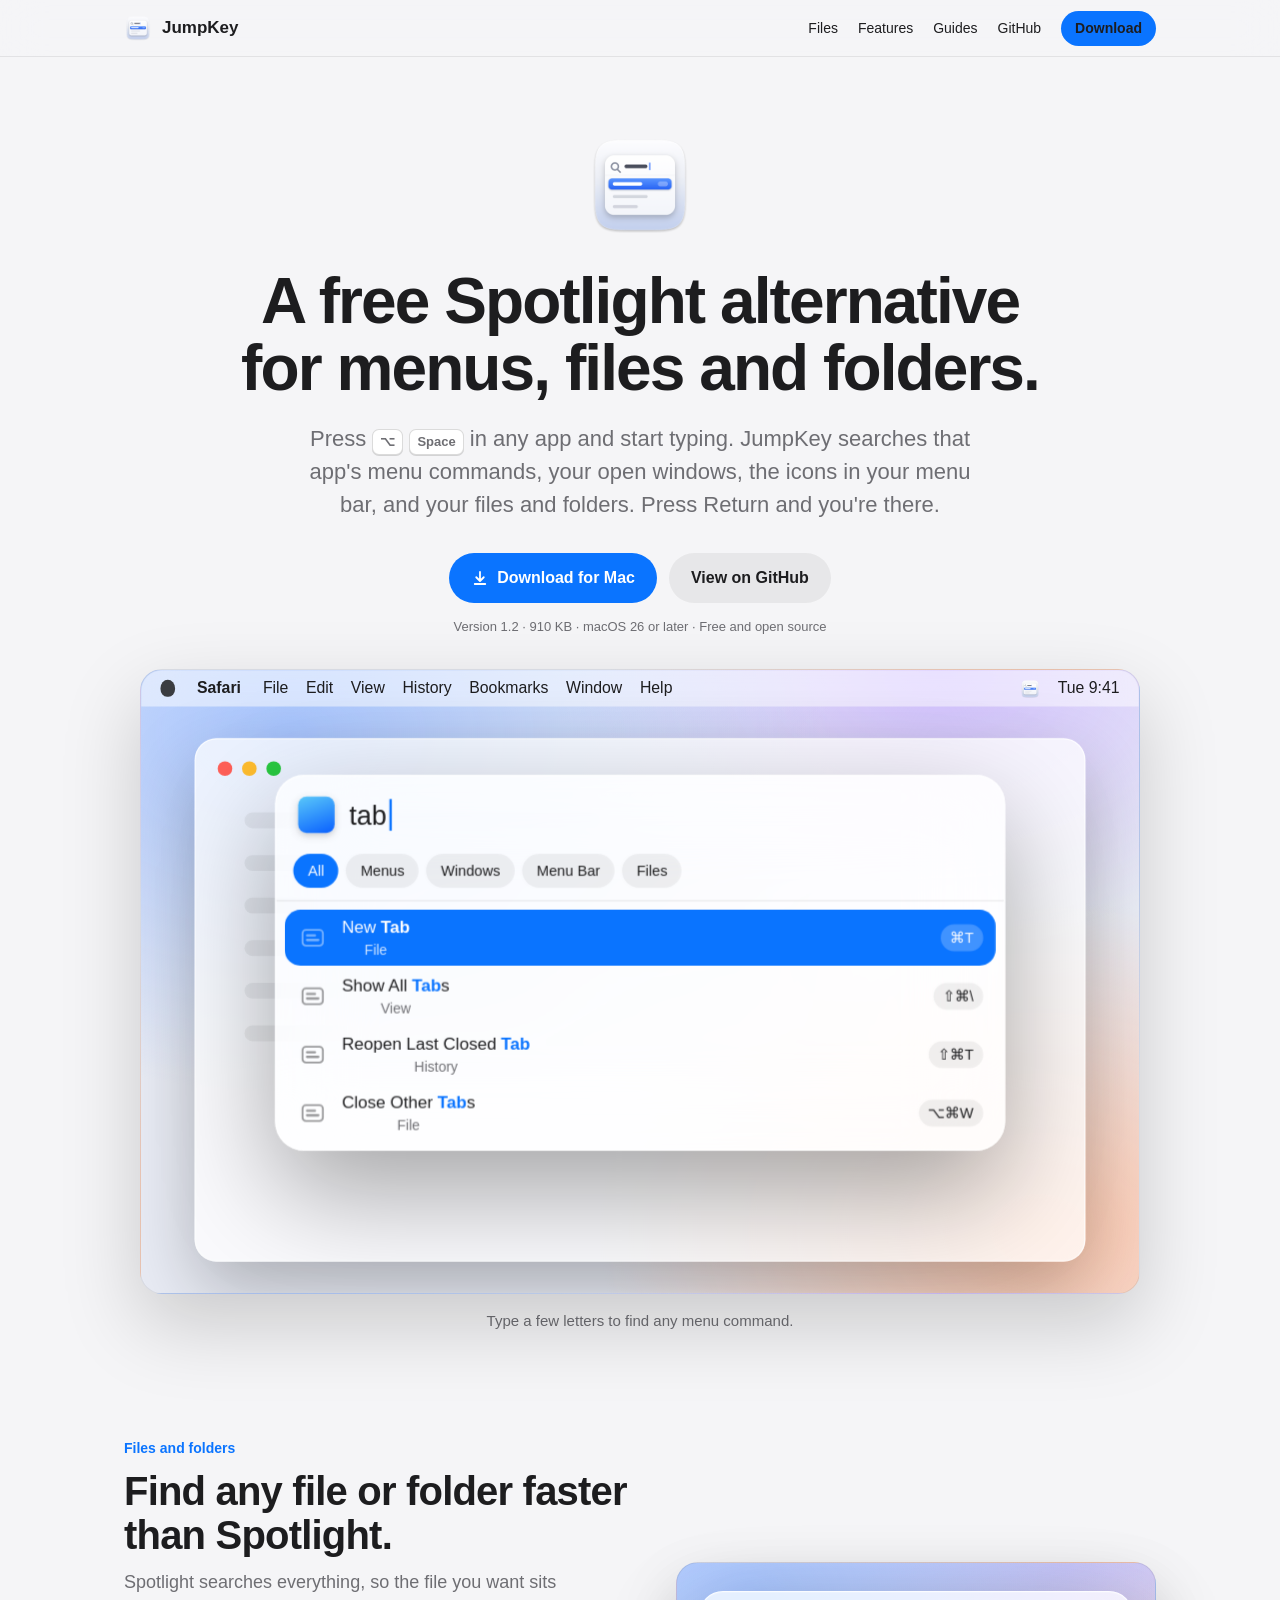
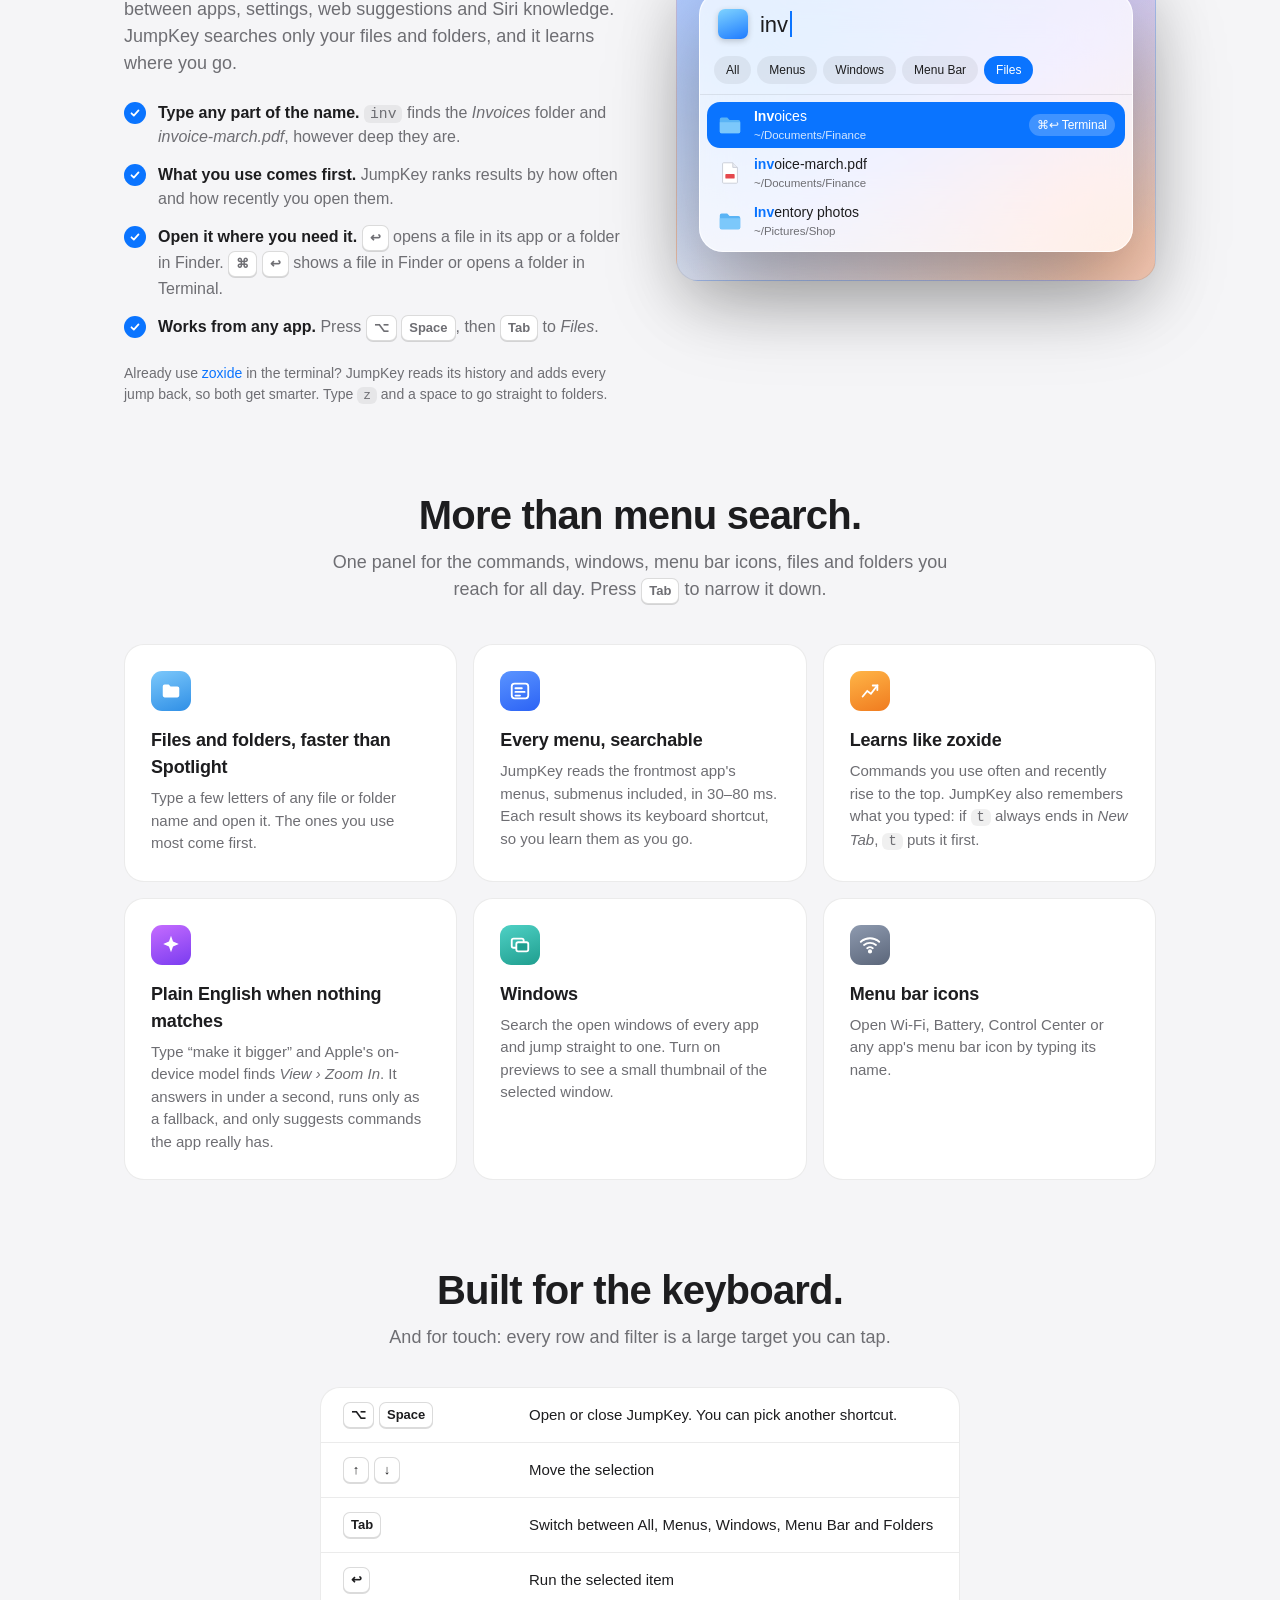
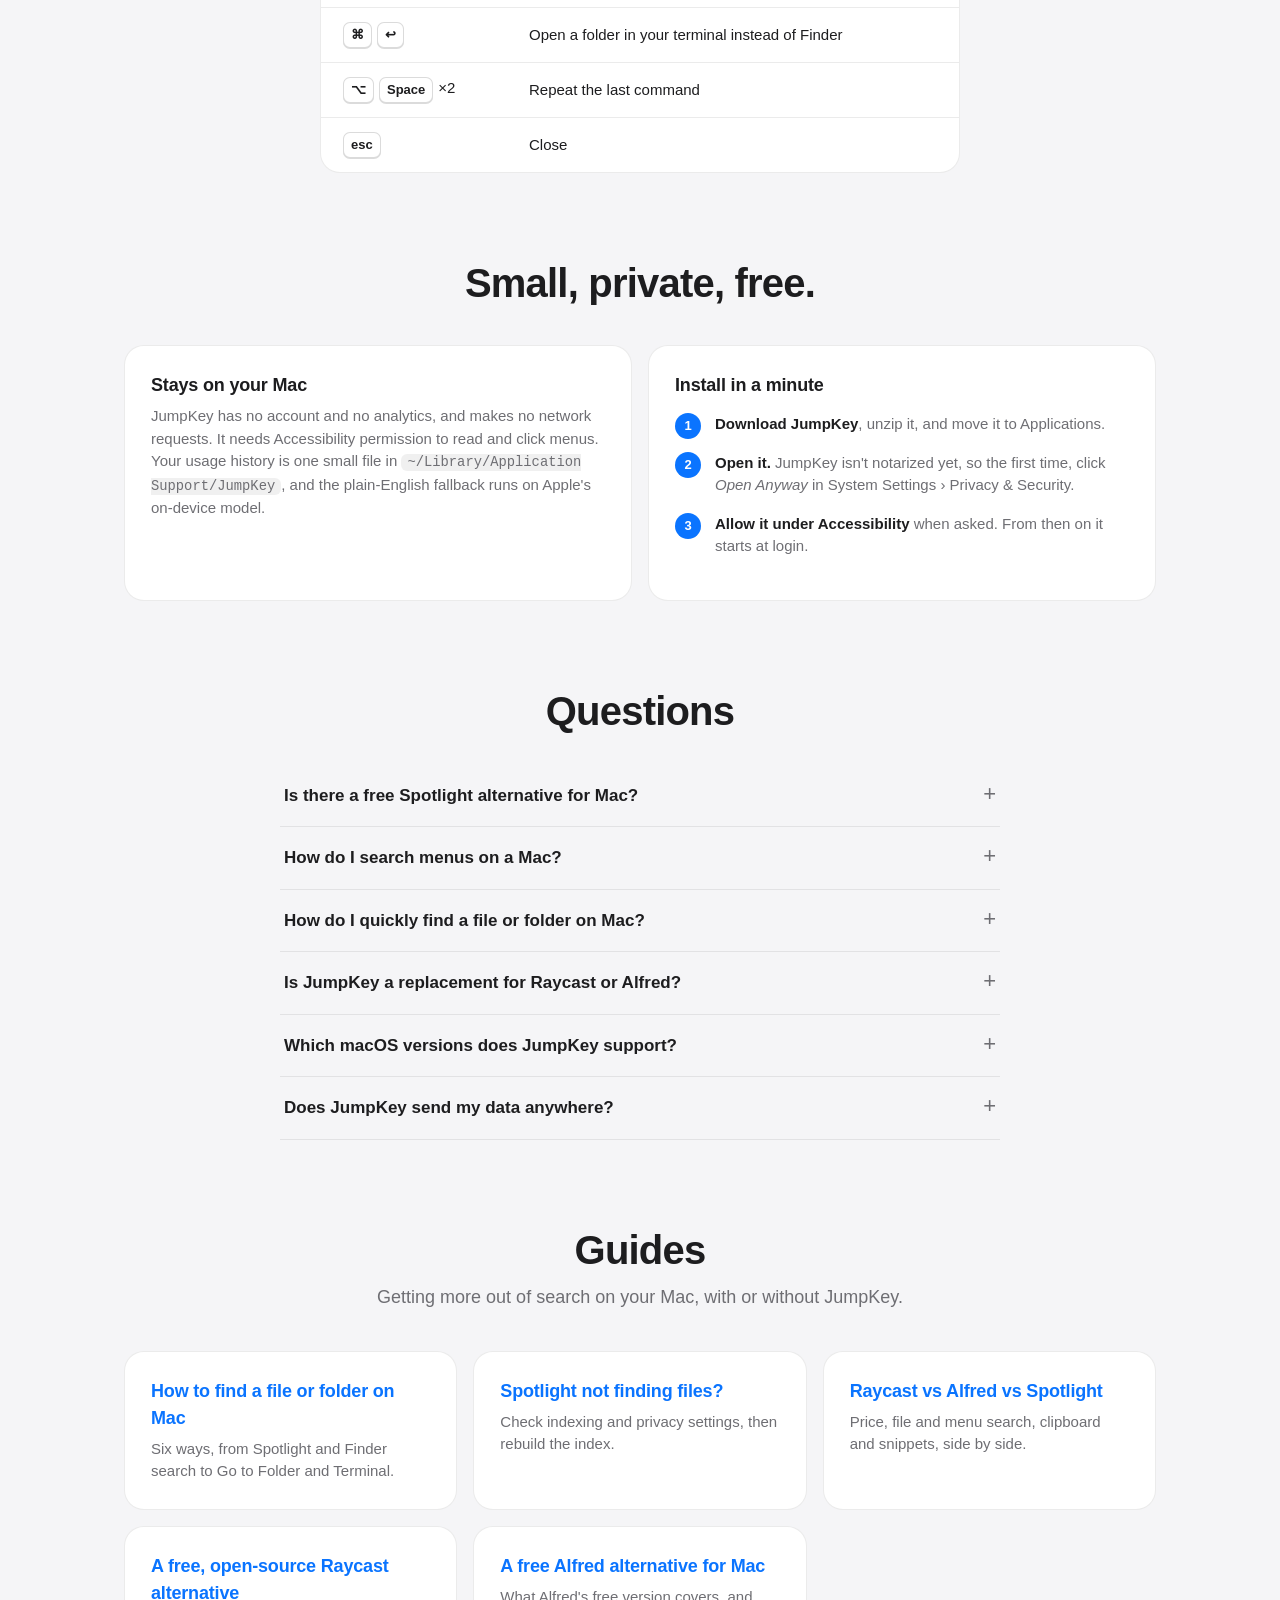
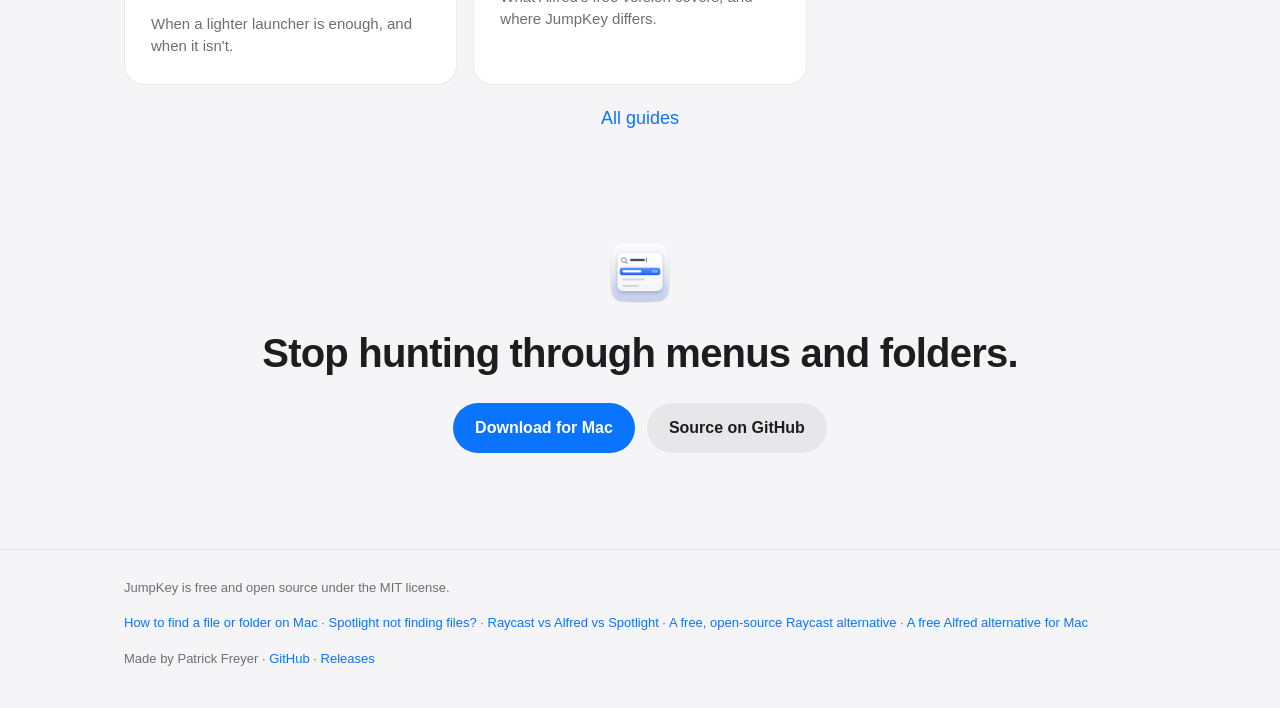
<file: docs/index.html>
<!doctype html>
<html lang="en">
<head>
<meta charset="utf-8">
<meta name="viewport" content="width=device-width, initial-scale=1">
<title>JumpKey: a free Spotlight alternative for Mac</title>
<meta name="description" content="Press Option-Space in any Mac app and type. JumpKey finds menu commands, open windows, menu bar icons, files and folders. Free, open source, runs on device.">
<meta property="og:title" content="JumpKey: a free Spotlight alternative for Mac">
<meta property="og:description" content="Every menu command, one shortcut away. A free, tiny Mac app.">
<meta property="og:image" content="https://patrickfreyer.github.io/JumpKey/screenshot-dark.png">
<meta property="og:url" content="https://patrickfreyer.github.io/JumpKey/">
<meta name="twitter:card" content="summary_large_image">
<link rel="icon" type="image/png" href="icon-256.png">
<link rel="apple-touch-icon" href="icon-256.png">
<style>
  :root {
    --bg: #f5f5f7;
    --surface: #ffffff;
    --text: #1d1d1f;
    --sub: #6e6e73;
    --line: rgba(0, 0, 0, 0.08);
    --accent: #0a74ff;
    --accent-text: #fff;
    --kbd: #ffffff;
    --kbd-border: rgba(0, 0, 0, 0.14);
    --panel: rgba(255, 255, 255, 0.72);
    --panel-border: rgba(255, 255, 255, 0.8);
    --pill: rgba(0, 0, 0, 0.06);
    --win: rgba(255, 255, 255, 0.75);
    --stage: radial-gradient(900px 600px at 15% 10%, #a9c6ff 0%, transparent 60%),
             radial-gradient(800px 600px at 90% 90%, #ffc9ae 0%, transparent 55%),
             radial-gradient(700px 500px at 80% 0%, #d2c1ff 0%, transparent 55%), #e9ecf5;
  }
  @media (prefers-color-scheme: dark) {
    :root {
      --bg: #0b0b0e;
      --surface: #16161a;
      --text: #f5f5f7;
      --sub: #a1a1a6;
      --line: rgba(255, 255, 255, 0.09);
      --accent: #2f8bff;
      --kbd: #26262c;
      --kbd-border: rgba(255, 255, 255, 0.16);
      --panel: rgba(30, 30, 36, 0.62);
      --panel-border: rgba(255, 255, 255, 0.14);
      --pill: rgba(255, 255, 255, 0.09);
      --win: rgba(40, 40, 48, 0.8);
      --stage: radial-gradient(900px 600px at 15% 10%, #5b3df5 0%, transparent 60%),
               radial-gradient(800px 600px at 90% 90%, #f0704f 0%, transparent 55%),
               radial-gradient(700px 500px at 80% 0%, #1aa4f0 0%, transparent 55%), #17112f;
    }
  }
  * { box-sizing: border-box; margin: 0; padding: 0; }
  html { -webkit-text-size-adjust: 100%; }
  body {
    font-family: -apple-system, BlinkMacSystemFont, "SF Pro Text", "Inter", "Segoe UI", sans-serif;
    background: var(--bg);
    color: var(--text);
    -webkit-font-smoothing: antialiased;
    line-height: 1.5;
  }
  a { color: var(--accent); text-decoration: none; }
  a:hover { text-decoration: underline; }
  .wrap { max-width: 1080px; margin: 0 auto; padding: 0 24px; }

  /* Nav */
  nav { position: sticky; top: 0; z-index: 10; backdrop-filter: saturate(180%) blur(20px);
        -webkit-backdrop-filter: saturate(180%) blur(20px);
        background: color-mix(in srgb, var(--bg) 75%, transparent); border-bottom: 1px solid var(--line); }
  nav .wrap { display: flex; align-items: center; height: 56px; gap: 12px; }
  nav .brand { display: flex; align-items: center; gap: 10px; font-weight: 600; font-size: 17px; color: var(--text); }
  nav .brand img { width: 28px; height: 28px; }
  nav .links { margin-left: auto; display: flex; gap: 20px; align-items: center; font-size: 14px; }
  nav .links a { color: var(--text); }
  nav .links .btn { padding: 7px 14px; font-size: 14px; }

  .btn { display: inline-flex; align-items: center; gap: 8px; padding: 13px 22px; border-radius: 999px;
         font-weight: 600; font-size: 16px; background: var(--accent); color: var(--accent-text); }
  .btn:hover { text-decoration: none; filter: brightness(1.08); }
  .btn.ghost { background: var(--pill); color: var(--text); }

  /* Hero */
  .hero.wrap { text-align: center; padding-top: 72px; padding-bottom: 8px; }
  .hero img.icon { width: 112px; height: 112px; margin-bottom: 20px; }
  .hero h1 { font-size: clamp(36px, 6vw, 64px); line-height: 1.05; letter-spacing: -0.03em; font-weight: 700; }
  .hero p.lead { font-size: clamp(18px, 2.2vw, 22px); color: var(--sub); max-width: 680px; margin: 20px auto 0; }
  .hero .cta { display: flex; gap: 12px; justify-content: center; flex-wrap: wrap; margin-top: 32px; }
  .hero .meta { margin-top: 14px; font-size: 13px; color: var(--sub); }

  /* Demo stage */
  .stage-outer { margin: 32px auto 0; max-width: 1000px; }
  .stage-box { position: relative; width: 100%; aspect-ratio: 16 / 10; border-radius: 22px; overflow: hidden;
               background: var(--stage); box-shadow: 0 30px 80px rgba(0, 0, 0, 0.18); border: 1px solid var(--line); }
  .stage { position: absolute; left: 0; top: 0; width: 820px; height: 512px; transform-origin: 0 0; }
  .mbar { height: 30px; display: flex; align-items: center; gap: 18px; padding: 0 16px; font-size: 13px; font-weight: 500;
          background: color-mix(in srgb, var(--panel) 70%, transparent); backdrop-filter: blur(20px); }
  .mbar b { font-weight: 700; }
  .mbar .apple { width: 12px; height: 14px; border-radius: 50% 50% 45% 45%; background: currentColor; opacity: .85; }
  .mbar .right { margin-left: auto; display: flex; gap: 14px; align-items: center; }
  .mbar .right img { width: 17px; height: 17px; }
  .appwin { position: absolute; left: 44px; top: 56px; width: 732px; height: 430px; border-radius: 18px;
            background: var(--win); border: 1px solid var(--panel-border); box-shadow: 0 24px 60px rgba(0,0,0,.25); }
  .appwin .tl { display: flex; gap: 8px; padding: 18px 18px 0; }
  .appwin .tl i { width: 12px; height: 12px; border-radius: 50%; display: block; }
  .appwin .ln { height: 13px; border-radius: 7px; background: var(--pill); margin: 22px 40px 0; }
  .panel { position: absolute; left: 110px; top: 86px; width: 600px; border-radius: 24px;
           background: var(--panel); border: 1px solid var(--panel-border);
           backdrop-filter: blur(36px) saturate(180%); -webkit-backdrop-filter: blur(36px) saturate(180%);
           box-shadow: 0 34px 90px rgba(0,0,0,.35), inset 0 1px 0 rgba(255,255,255,.2); overflow: hidden;
           transition: height .18s ease; }
  .p-head { height: 64px; display: flex; align-items: center; gap: 12px; padding: 0 18px; }
  .p-head .aicon { width: 30px; height: 30px; border-radius: 7px; flex: none; box-shadow: 0 2px 6px rgba(0,0,0,.2); }
  .p-head .q { font-size: 22px; display: flex; align-items: center; min-height: 30px; }
  .p-head .q .ph { color: var(--sub); opacity: .7; }
  .caret { width: 2px; height: 26px; background: var(--accent); margin-left: 2px; animation: blink 1s steps(1) infinite; }
  @keyframes blink { 50% { opacity: 0; } }
  .chips { display: flex; gap: 6px; padding: 0 14px 10px; }
  .chip { height: 28px; padding: 0 12px; border-radius: 99px; display: flex; align-items: center; font-size: 12px;
          font-weight: 500; background: var(--pill); transition: background .15s, color .15s; }
  .chip.on { background: var(--accent); color: #fff; }
  .p-div { height: 1px; background: var(--line); }
  .think { height: 36px; display: flex; align-items: center; gap: 8px; padding: 0 18px; font-size: 12.5px; color: var(--sub); }
  .list { padding: 7px; display: flex; flex-direction: column; gap: 2px; }
  .row { height: 46px; display: flex; align-items: center; padding: 0 10px; border-radius: 13px;
         animation: rowIn .22s ease both; }
  @keyframes rowIn { from { opacity: 0; transform: translateY(4px); } to { opacity: 1; transform: none; } }
  .row.sel { background: var(--accent); color: #fff; }
  .row.press { filter: brightness(0.85); }
  .row .ico { width: 26px; height: 26px; margin-right: 11px; flex: none; display: flex; }
  .row .ico svg { width: 26px; height: 26px; }
  .row .t { font-size: 14px; font-weight: 500; }
  .row .p { font-size: 11.5px; color: var(--sub); }
  .row.sel .p { color: rgba(255,255,255,.82); }
  .row .k { margin-left: auto; font-size: 12px; font-weight: 500; padding: 2px 8px; border-radius: 99px; background: var(--pill); }
  .row.sel .k { background: rgba(255,255,255,.22); }
  .hl { color: var(--accent); font-weight: 800; }
  .row.sel .hl { color: #fff; }
  .nw { white-space: nowrap; }
  .caption { text-align: center; color: var(--sub); font-size: 15px; margin-top: 16px; min-height: 24px; }

  /* Sections */
  section.wrap { padding-top: 88px; }
  h2 { font-size: clamp(28px, 4vw, 40px); letter-spacing: -0.02em; line-height: 1.1; text-align: center; }
  .sub2 { text-align: center; color: var(--sub); font-size: 18px; margin: 12px auto 0; max-width: 620px; }
  .split { display: grid; grid-template-columns: 1.05fr 1fr; gap: 48px; align-items: center; margin-top: 8px; }
  .split h2, .split .sub2 { text-align: left; margin-left: 0; }
  .eyebrow { font-size: 14px; font-weight: 600; color: var(--accent); margin-bottom: 10px; }
  .checks { list-style: none; margin-top: 24px; display: grid; gap: 14px; }
  .checks li { display: flex; gap: 12px; font-size: 16px; color: var(--sub); }
  .checks li b { color: var(--text); font-weight: 600; }
  .checks li::before { content: ""; flex: none; width: 22px; height: 22px; margin-top: 1px; border-radius: 50%;
    background: var(--accent) url("data:image/svg+xml,%3Csvg xmlns='http://www.w3.org/2000/svg' viewBox='0 0 24 24' fill='none' stroke='white' stroke-width='3' stroke-linecap='round' stroke-linejoin='round'%3E%3Cpath d='M6 12.5l4 4 8-9'/%3E%3C/svg%3E") center / 14px no-repeat; }
  .aside { margin-top: 22px; font-size: 14px; color: var(--sub); }
  .folder-stage { border-radius: 22px; padding: 28px 22px; background: var(--stage); border: 1px solid var(--line);
                  box-shadow: 0 24px 60px rgba(0,0,0,.14); }
  .folder-stage .panel { position: relative; left: auto; top: auto; width: 100%; }
  .split > *, .two > *, .grid > * { min-width: 0; }
  code { overflow-wrap: anywhere; }
  .folder-stage .chips { flex-wrap: wrap; row-gap: 6px; }
  .grid { display: grid; grid-template-columns: repeat(3, 1fr); gap: 16px; margin-top: 40px; }
  .card { background: var(--surface); border: 1px solid var(--line); border-radius: 20px; padding: 26px; }
  .card .fi { width: 40px; height: 40px; border-radius: 11px; display: flex; align-items: center; justify-content: center;
              margin-bottom: 16px; color: #fff; }
  .card .fi svg { width: 22px; height: 22px; }
  a.card.guide { color: inherit; display: block; }
  a.card.guide:hover { text-decoration: none; border-color: var(--accent); }
  a.card.guide h3 { color: var(--accent); }
  .card h3 { font-size: 18px; letter-spacing: -0.01em; margin-bottom: 6px; }
  .card p { color: var(--sub); font-size: 15px; }
  code { font-family: ui-monospace, "SF Mono", Menlo, monospace; font-size: .92em; background: var(--pill);
         padding: 1px 6px; border-radius: 6px; }

  .keys { max-width: 640px; margin: 36px auto 0; background: var(--surface); border: 1px solid var(--line); border-radius: 20px; }
  .keys div { display: flex; align-items: center; gap: 16px; padding: 14px 22px; border-bottom: 1px solid var(--line); font-size: 15px; }
  .keys div:last-child { border-bottom: 0; }
  .keys .kk { width: 170px; flex: none; display: flex; gap: 5px; flex-wrap: wrap; }
  kbd { font-family: inherit; font-size: 13px; font-weight: 600; min-width: 26px; height: 26px; padding: 0 7px;
        display: inline-flex; align-items: center; justify-content: center; border-radius: 7px;
        background: var(--kbd); border: 1px solid var(--kbd-border); box-shadow: 0 1px 0 var(--kbd-border); }

  .two { display: grid; grid-template-columns: 1fr 1fr; gap: 16px; margin-top: 40px; }
  .steps { counter-reset: s; list-style: none; }
  .steps li { counter-increment: s; position: relative; padding-left: 40px; margin-bottom: 16px; color: var(--sub); font-size: 15px; }
  .steps li b { color: var(--text); }
  .steps li::before { content: counter(s); position: absolute; left: 0; top: 0; width: 26px; height: 26px; border-radius: 50%;
                      background: var(--accent); color: #fff; font-size: 13px; font-weight: 700;
                      display: flex; align-items: center; justify-content: center; }
  .faq { max-width: 720px; margin: 32px auto 0; }
  .faq details { border-bottom: 1px solid var(--line); padding: 18px 4px; }
  .faq summary { cursor: pointer; font-size: 17px; font-weight: 600; list-style: none; display: flex; justify-content: space-between; gap: 16px; }
  .faq summary::-webkit-details-marker { display: none; }
  .faq summary::after { content: "+"; color: var(--sub); font-weight: 400; font-size: 22px; line-height: 1; }
  .faq details[open] summary::after { content: "–"; }
  .faq p { color: var(--sub); font-size: 15px; margin-top: 10px; }
  section.final.wrap { text-align: center; padding-top: 104px; padding-bottom: 40px; }
  .final .cta { display: flex; gap: 12px; justify-content: center; flex-wrap: wrap; margin-top: 28px; }
  footer { border-top: 1px solid var(--line); margin-top: 56px; padding: 28px 0 40px; color: var(--sub); font-size: 13px; }
  footer .wrap { display: flex; gap: 16px; flex-wrap: wrap; justify-content: space-between; }

  @media (max-width: 860px) {
    .grid { grid-template-columns: 1fr 1fr; }
    .two { grid-template-columns: 1fr; }
    .split { grid-template-columns: minmax(0, 1fr); gap: 32px; }
  }
  @media (max-width: 600px) {
    .wrap { padding: 0 16px; }
    .grid { grid-template-columns: 1fr; }
    nav .links .hide-s { display: none; }
    .hero.wrap { padding-top: 44px; }
    section.wrap { padding-top: 64px; }
    .hero img.icon { width: 88px; height: 88px; }
    .keys .kk { width: 120px; }
    .keys div { padding: 12px 16px; font-size: 14px; }
    .stage-box { border-radius: 14px; }
  }
  @media (prefers-reduced-motion: reduce) {
    .row { animation: none; }
    .caret { animation: none; }
  }
</style>
<script type="application/ld+json">[{"@context": "https://schema.org", "@type": "SoftwareApplication", "name": "JumpKey", "applicationCategory": "UtilitiesApplication", "operatingSystem": "macOS 26", "description": "A free Spotlight alternative for Mac that searches menu commands, open windows, menu bar icons, files and folders from one shortcut.", "offers": {"@type": "Offer", "price": "0", "priceCurrency": "USD"}, "downloadUrl": "https://github.com/patrickfreyer/JumpKey/releases/latest/download/JumpKey.zip", "license": "https://opensource.org/licenses/MIT"}, {"@context": "https://schema.org", "@type": "FAQPage", "mainEntity": [{"@type": "Question", "name": "Is there a free Spotlight alternative for Mac?", "acceptedAnswer": {"@type": "Answer", "text": "Yes. JumpKey is free and open source under the MIT license. Press Option-Space in any app to search its menu commands, your open windows, menu bar icons, and your files and folders."}}, {"@type": "Question", "name": "How do I search menus on a Mac?", "acceptedAnswer": {"@type": "Answer", "text": "macOS has a search field in each app's Help menu (Shift-Command-/), but it only searches one app at a time and you reach it with the mouse or that shortcut. JumpKey searches the menus of the app in front from one shortcut, matches loosely, and puts the commands you use most first."}}, {"@type": "Question", "name": "How do I quickly find a file or folder on Mac?", "acceptedAnswer": {"@type": "Answer", "text": "Press Option-Space, press Tab until Files is selected, and type part of the name. JumpKey ranks results by how often and how recently you open them. Return opens the file or folder; Command-Return shows a file in Finder or opens a folder in Terminal."}}, {"@type": "Question", "name": "Is JumpKey a replacement for Raycast or Alfred?", "acceptedAnswer": {"@type": "Answer", "text": "Partly. JumpKey is lighter: it searches menus, windows, menu bar icons, files and folders. It has no clipboard history, snippets or extensions. If you use Alfred or Raycast mainly for menu search and jumping to folders, JumpKey covers that for free."}}, {"@type": "Question", "name": "Which macOS versions does JumpKey support?", "acceptedAnswer": {"@type": "Answer", "text": "macOS 26 or later. Plain-English search needs Apple Intelligence turned on, because it uses Apple's on-device model."}}, {"@type": "Question", "name": "Does JumpKey send my data anywhere?", "acceptedAnswer": {"@type": "Answer", "text": "No. JumpKey has no account and no analytics, and it makes no network requests. It needs Accessibility permission to read and click menus, and you choose whether it may search your Desktop, Documents and Downloads."}}]}]</script>
</head>
<body>

<nav>
  <div class="wrap">
    <a class="brand" href="#"><img src="icon-256.png" alt="">JumpKey</a>
    <div class="links">
      <a class="hide-s" href="#folders">Files</a>
      <a class="hide-s" href="#features">Features</a>
      <a class="hide-s" href="/guides/">Guides</a>
      <a class="hide-s" href="https://github.com/patrickfreyer/JumpKey">GitHub</a>
      <a class="btn" href="https://github.com/patrickfreyer/JumpKey/releases/latest/download/JumpKey.zip">Download</a>
    </div>
  </div>
</nav>

<header class="hero wrap">
  <img class="icon" src="icon-256.png" alt="JumpKey app icon">
  <h1>A free Spotlight alternative<br>for menus, files and folders.</h1>
  <p class="lead">Press <span class="nw"><kbd>⌥</kbd> <kbd>Space</kbd></span> in any app and start typing. JumpKey searches that app's menu commands, your open windows, the icons in your menu bar, and your files and folders. Press Return and you're there.</p>
  <div class="cta">
    <a class="btn" href="https://github.com/patrickfreyer/JumpKey/releases/latest/download/JumpKey.zip">
      <svg width="18" height="18" viewBox="0 0 24 24" fill="none" stroke="currentColor" stroke-width="2.4" stroke-linecap="round" stroke-linejoin="round"><path d="M12 4v12m0 0-5-5m5 5 5-5M5 20h14"/></svg>
      Download for Mac
    </a>
    <a class="btn ghost" href="https://github.com/patrickfreyer/JumpKey">View on GitHub</a>
  </div>
  <p class="meta">Version 1.2 · 910 KB · macOS 26 or later · Free and open source</p>

  <div class="stage-outer">
    <div class="stage-box" id="stageBox" aria-label="Animated demo of JumpKey">
      <div class="stage" id="stage">
        <div class="mbar"><div class="apple"></div><b id="mApp">Safari</b><span id="mMenus"></span>
          <div class="right"><img src="icon-256.png" alt=""><span>Tue 9:41</span></div></div>
        <div class="appwin"><div class="tl"><i style="background:#ff5f57"></i><i style="background:#febc2e"></i><i style="background:#28c840"></i></div>
          <div class="ln" style="width:40%;margin-top:30px"></div><div class="ln" style="width:72%"></div><div class="ln" style="width:58%"></div>
          <div class="ln" style="width:64%"></div><div class="ln" style="width:36%"></div><div class="ln" style="width:68%"></div></div>
        <div class="panel" id="panel">
          <div class="p-head"><div class="aicon" id="aIcon"></div><div class="q" id="q"></div></div>
          <div class="chips" id="chips"></div>
          <div class="p-div"></div>
          <div id="think"></div>
          <div class="list" id="list"></div>
        </div>
      </div>
    </div>
    <p class="caption" id="caption"></p>
  </div>
</header>

<section id="folders" class="wrap">
  <div class="split">
    <div>
      <p class="eyebrow">Files and folders</p>
      <h2>Find any file or folder faster than Spotlight.</h2>
      <p class="sub2">Spotlight searches everything, so the file you want sits between apps, settings, web suggestions and Siri knowledge. JumpKey searches only your files and folders, and it learns where you go.</p>
      <ul class="checks">
        <li><span><b>Type any part of the name.</b> <code>inv</code> finds the <em>Invoices</em> folder and <em>invoice-march.pdf</em>, however deep they are.</span></li>
        <li><span><b>What you use comes first.</b> JumpKey ranks results by how often and how recently you open them.</span></li>
        <li><span><b>Open it where you need it.</b> <kbd>↩</kbd> opens a file in its app or a folder in Finder. <kbd>⌘</kbd> <kbd>↩</kbd> shows a file in Finder or opens a folder in Terminal.</span></li>
        <li><span><b>Works from any app.</b> Press <span class="nw"><kbd>⌥</kbd> <kbd>Space</kbd></span>, then <kbd>Tab</kbd> to <em>Files</em>.</span></li>
      </ul>
      <p class="aside">Already use <a href="https://github.com/ajeetdsouza/zoxide">zoxide</a> in the terminal? JumpKey reads its history and adds every jump back, so both get smarter. Type <code>z</code> and a space to go straight to folders.</p>
    </div>
    <div class="folder-stage" aria-label="JumpKey folder search showing results for inv">
      <div class="panel">
        <div class="p-head"><div class="aicon" style="background:linear-gradient(160deg,#7fd3ff,#1e7bff)"></div><div class="q">inv<span class="caret"></span></div></div>
        <div class="chips"><div class="chip">All</div><div class="chip">Menus</div><div class="chip">Windows</div><div class="chip">Menu Bar</div><div class="chip on">Files</div></div>
        <div class="p-div"></div>
        <div class="list"><div class="row sel" style="animation:none"><div class="ico"><svg viewBox="0 0 28 28"><path d="M3 8a2 2 0 0 1 2-2h6l2.5 2.5H23a2 2 0 0 1 2 2V21a2 2 0 0 1-2 2H5a2 2 0 0 1-2-2z" fill="#5ab4f5"/><path d="M3 11h22v10a2 2 0 0 1-2 2H5a2 2 0 0 1-2-2z" fill="#7cc8fb"/></svg></div><div><div class="t"><span class="hl">Inv</span>oices</div><div class="p">~/Documents/Finance</div></div><div class="k">⌘↩ Terminal</div></div><div class="row" style="animation:none"><div class="ico"><svg viewBox="0 0 28 28"><path d="M7 3h10l5 5v16a1 1 0 0 1-1 1H7a1 1 0 0 1-1-1V4a1 1 0 0 1 1-1z" fill="#fff" stroke="#c9ced8"/><path d="M17 3v5h5" fill="#e9ecf2" stroke="#c9ced8"/><rect x="9" y="15" width="10" height="5" rx="1" fill="#e5484d"/></svg></div><div><div class="t"><span class="hl">inv</span>oice-march.pdf</div><div class="p">~/Documents/Finance</div></div></div><div class="row" style="animation:none"><div class="ico"><svg viewBox="0 0 28 28"><path d="M3 8a2 2 0 0 1 2-2h6l2.5 2.5H23a2 2 0 0 1 2 2V21a2 2 0 0 1-2 2H5a2 2 0 0 1-2-2z" fill="#5ab4f5"/><path d="M3 11h22v10a2 2 0 0 1-2 2H5a2 2 0 0 1-2-2z" fill="#7cc8fb"/></svg></div><div><div class="t"><span class="hl">Inv</span>entory photos</div><div class="p">~/Pictures/Shop</div></div></div></div>
      </div>
    </div>
  </div>
</section>

<section id="features" class="wrap">
  <h2>More than menu search.</h2>
  <p class="sub2">One panel for the commands, windows, menu bar icons, files and folders you reach for all day. Press <kbd>Tab</kbd> to narrow it down.</p>
  <div class="grid">
    <div class="card">
      <div class="fi" style="background:linear-gradient(160deg,#7cc8fb,#2f8fe6)"><svg viewBox="0 0 24 24" fill="#fff"><path d="M3 7a2 2 0 0 1 2-2h4.5l2 2H19a2 2 0 0 1 2 2v8a2 2 0 0 1-2 2H5a2 2 0 0 1-2-2z"/></svg></div>
      <h3>Files and folders, faster than Spotlight</h3>
      <p>Type a few letters of any file or folder name and open it. The ones you use most come first.</p>
    </div>
    <div class="card">
      <div class="fi" style="background:linear-gradient(160deg,#5a94ff,#2c63f5)"><svg viewBox="0 0 24 24" fill="none" stroke="#fff" stroke-width="2" stroke-linecap="round"><rect x="3" y="4" width="18" height="16" rx="3"/><path d="M7 9h7M7 13h10M7 17h5"/></svg></div>
      <h3>Every menu, searchable</h3>
      <p>JumpKey reads the frontmost app's menus, submenus included, in 30–80 ms. Each result shows its keyboard shortcut, so you learn them as you go.</p>
    </div>
    <div class="card">
      <div class="fi" style="background:linear-gradient(160deg,#ffb547,#f07b1f)"><svg viewBox="0 0 24 24" fill="none" stroke="#fff" stroke-width="2" stroke-linecap="round"><path d="M4 18l5-6 4 3 7-9"/><path d="M15 6h5v5"/></svg></div>
      <h3>Learns like zoxide</h3>
      <p>Commands you use often and recently rise to the top. JumpKey also remembers what you typed: if <code>t</code> always ends in <em>New Tab</em>, <code>t</code> puts it first.</p>
    </div>
    <div class="card">
      <div class="fi" style="background:linear-gradient(160deg,#c56cff,#7a3cf0)"><svg viewBox="0 0 24 24" fill="#fff"><path d="M12 2l2.2 6.3L20.5 11l-6.3 2.7L12 20l-2.2-6.3L3.5 11l6.3-2.7z"/></svg></div>
      <h3>Plain English when nothing matches</h3>
      <p>Type “make it bigger” and Apple's on-device model finds <em>View › Zoom In</em>. It answers in under a second, runs only as a fallback, and only suggests commands the app really has.</p>
    </div>
    <div class="card">
      <div class="fi" style="background:linear-gradient(160deg,#4fd1c5,#1f9e8f)"><svg viewBox="0 0 24 24" fill="none" stroke="#fff" stroke-width="2"><rect x="3" y="5" width="13" height="10" rx="2"/><rect x="8" y="9" width="13" height="10" rx="2" fill="#1f9e8f"/></svg></div>
      <h3>Windows</h3>
      <p>Search the open windows of every app and jump straight to one. Turn on previews to see a small thumbnail of the selected window.</p>
    </div>
    <div class="card">
      <div class="fi" style="background:linear-gradient(160deg,#8e9aaf,#5b667a)"><svg viewBox="0 0 24 24" fill="none" stroke="#fff" stroke-width="2" stroke-linecap="round"><path d="M2 8.5a15 15 0 0 1 20 0M5.5 12a10 10 0 0 1 13 0M9 15.5a5 5 0 0 1 6 0"/><circle cx="12" cy="19" r="1.3" fill="#fff"/></svg></div>
      <h3>Menu bar icons</h3>
      <p>Open Wi‑Fi, Battery, Control Center or any app's menu bar icon by typing its name.</p>
    </div>
</div>
  </div>
</section>

<section class="wrap">
  <h2>Built for the keyboard.</h2>
  <p class="sub2">And for touch: every row and filter is a large target you can tap.</p>
  <div class="keys">
    <div><span class="kk"><kbd>⌥</kbd><kbd>Space</kbd></span>Open or close JumpKey. You can pick another shortcut.</div>
    <div><span class="kk"><kbd>↑</kbd><kbd>↓</kbd></span>Move the selection</div>
    <div><span class="kk"><kbd>Tab</kbd></span>Switch between All, Menus, Windows, Menu Bar and Folders</div>
    <div><span class="kk"><kbd>↩</kbd></span>Run the selected item</div>
    <div><span class="kk"><kbd>⌘</kbd><kbd>↩</kbd></span>Open a folder in your terminal instead of Finder</div>
    <div><span class="kk"><kbd>⌥</kbd><kbd>Space</kbd> ×2</span>Repeat the last command</div>
    <div><span class="kk"><kbd>esc</kbd></span>Close</div>
  </div>
</section>

<section id="install" class="wrap">
  <h2>Small, private, free.</h2>
  <div class="two">
    <div class="card">
      <h3>Stays on your Mac</h3>
      <p>JumpKey has no account and no analytics, and makes no network requests. It needs Accessibility permission to read and click menus. Your usage history is one small file in <code>~/Library/Application Support/JumpKey</code>, and the plain-English fallback runs on Apple's on-device model.</p>
    </div>
    <div class="card">
      <h3>Install in a minute</h3>
      <ol class="steps" style="margin-top:14px">
        <li><b>Download JumpKey</b>, unzip it, and move it to Applications.</li>
        <li><b>Open it.</b> JumpKey isn't notarized yet, so the first time, click <em>Open Anyway</em> in System Settings › Privacy &amp; Security.</li>
        <li><b>Allow it under Accessibility</b> when asked. From then on it starts at login.</li>
      </ol>
    </div>
  </div>
</section>

<section id="faq" class="wrap">
  <h2>Questions</h2>
  <div class="faq">
    <details><summary>Is there a free Spotlight alternative for Mac?</summary><p>Yes. JumpKey is free and open source under the MIT license. Press Option-Space in any app to search its menu commands, your open windows, menu bar icons, and your files and folders.</p></details>
    <details><summary>How do I search menus on a Mac?</summary><p>macOS has a search field in each app's Help menu (Shift-Command-/), but it only searches one app at a time and you reach it with the mouse or that shortcut. JumpKey searches the menus of the app in front from one shortcut, matches loosely, and puts the commands you use most first.</p></details>
    <details><summary>How do I quickly find a file or folder on Mac?</summary><p>Press Option-Space, press Tab until Files is selected, and type part of the name. JumpKey ranks results by how often and how recently you open them. Return opens the file or folder; Command-Return shows a file in Finder or opens a folder in Terminal.</p></details>
    <details><summary>Is JumpKey a replacement for Raycast or Alfred?</summary><p>Partly. JumpKey is lighter: it searches menus, windows, menu bar icons, files and folders. It has no clipboard history, snippets or extensions. If you use Alfred or Raycast mainly for menu search and jumping to folders, JumpKey covers that for free.</p></details>
    <details><summary>Which macOS versions does JumpKey support?</summary><p>macOS 26 or later. Plain-English search needs Apple Intelligence turned on, because it uses Apple's on-device model.</p></details>
    <details><summary>Does JumpKey send my data anywhere?</summary><p>No. JumpKey has no account and no analytics, and it makes no network requests. It needs Accessibility permission to read and click menus, and you choose whether it may search your Desktop, Documents and Downloads.</p></details>
  </div>
</section>

<section id="guides" class="wrap">
  <h2>Guides</h2>
  <p class="sub2">Getting more out of search on your Mac, with or without JumpKey.</p>
  <div class="grid">
    <a class="card guide" href="/find-files-on-mac/"><h3>How to find a file or folder on Mac</h3><p>Six ways, from Spotlight and Finder search to Go to Folder and Terminal.</p></a>
    <a class="card guide" href="/spotlight-not-finding-files/"><h3>Spotlight not finding files?</h3><p>Check indexing and privacy settings, then rebuild the index.</p></a>
    <a class="card guide" href="/raycast-vs-alfred/"><h3>Raycast vs Alfred vs Spotlight</h3><p>Price, file and menu search, clipboard and snippets, side by side.</p></a>
    <a class="card guide" href="/raycast-alternative/"><h3>A free, open-source Raycast alternative</h3><p>When a lighter launcher is enough, and when it isn't.</p></a>
    <a class="card guide" href="/alfred-alternative/"><h3>A free Alfred alternative for Mac</h3><p>What Alfred's free version covers, and where JumpKey differs.</p></a>
  </div>
  <p class="sub2" style="margin-top:20px"><a href="/guides/">All guides</a></p>
</section>

<section class="final wrap">
  <img src="icon-256.png" alt="" width="72" height="72">
  <h2 style="margin-top:16px">Stop hunting through menus and folders.</h2>
  <div class="cta">
    <a class="btn" href="https://github.com/patrickfreyer/JumpKey/releases/latest/download/JumpKey.zip">Download for Mac</a>
    <a class="btn ghost" href="https://github.com/patrickfreyer/JumpKey">Source on GitHub</a>
  </div>
</section>

<footer>
  <div class="wrap">
    <span>JumpKey is free and open source under the MIT license.</span>
    <span><a href="/find-files-on-mac/">How to find a file or folder on Mac</a> · <a href="/spotlight-not-finding-files/">Spotlight not finding files?</a> · <a href="/raycast-vs-alfred/">Raycast vs Alfred vs Spotlight</a> · <a href="/raycast-alternative/">A free, open-source Raycast alternative</a> · <a href="/alfred-alternative/">A free Alfred alternative for Mac</a></span>
    <span>Made by Patrick Freyer · <a href="https://github.com/patrickfreyer/JumpKey">GitHub</a> · <a href="https://github.com/patrickfreyer/JumpKey/releases">Releases</a></span>
  </div>
</footer>

<script>
(() => {
  const icons = {
    menu: `<svg viewBox="0 0 28 28"><rect x="5" y="7" width="18" height="14" rx="3" fill="none" stroke="currentColor" stroke-opacity=".45" stroke-width="1.6"/><rect x="8" y="11" width="9" height="2" rx="1" fill="currentColor" fill-opacity=".45"/><rect x="8" y="15" width="12" height="2" rx="1" fill="currentColor" fill-opacity=".45"/></svg>`,
    folder: `<svg viewBox="0 0 28 28"><path d="M3 8a2 2 0 0 1 2-2h6l2.5 2.5H23a2 2 0 0 1 2 2V21a2 2 0 0 1-2 2H5a2 2 0 0 1-2-2z" fill="#5ab4f5"/><path d="M3 11h22v10a2 2 0 0 1-2 2H5a2 2 0 0 1-2-2z" fill="#7cc8fb"/></svg>`,
    mail: `<svg viewBox="0 0 28 28"><rect x="2" y="2" width="24" height="24" rx="6" fill="#2f8fe6"/><path d="M7 10h14v9H7z" fill="#fff"/><path d="M7 10l7 5 7-5" fill="none" stroke="#2f8fe6" stroke-width="1.5"/></svg>`,
    notes: `<svg viewBox="0 0 28 28"><rect x="2" y="2" width="24" height="24" rx="6" fill="#ffd84a"/><rect x="2" y="2" width="24" height="7" rx="6" fill="#f5c400"/><path d="M7 14h14M7 18h10" stroke="#a88a00" stroke-width="1.6" stroke-linecap="round"/></svg>`,
    wifi: `<svg viewBox="0 0 28 28" fill="none" stroke="currentColor" stroke-width="2" stroke-linecap="round"><path d="M5 11a13 13 0 0 1 18 0M8.5 14.5a8 8 0 0 1 11 0M12 18a3 3 0 0 1 4 0"/></svg>`,
    doc: `<svg viewBox="0 0 28 28"><path d="M7 3h10l5 5v16a1 1 0 0 1-1 1H7a1 1 0 0 1-1-1V4a1 1 0 0 1 1-1z" fill="#fff" stroke="#c9ced8"/><path d="M17 3v5h5" fill="#e9ecf2" stroke="#c9ced8"/><rect x="9" y="15" width="10" height="5" rx="1" fill="#e5484d"/></svg>`,
    spark: `<svg viewBox="0 0 28 28"><path d="M14 4l2.2 6.3L22 13l-5.8 2.7L14 22l-2.2-6.3L6 13l5.8-2.7z" fill="currentColor"/></svg>`,
  };
  const scenes = [
    { app: "Safari", menus: "File Edit View History Bookmarks Window Help", icon: "linear-gradient(160deg,#5ac8fa,#0a60ff)",
      query: "tab", scope: 0, caption: "Type a few letters to find any menu command.",
      rows: [["menu","New Tab","File","⌘T"],["menu","Show All Tabs","View","⇧⌘\\"],["menu","Reopen Last Closed Tab","History","⇧⌘T"],["menu","Close Other Tabs","File","⌥⌘W"]] },
    { app: "Finder", menus: "File Edit View Go Window Help", icon: "linear-gradient(160deg,#7fd3ff,#1e7bff)",
      query: "inv", scope: 4, caption: "Find any file or folder. The ones you use most come first.",
      rows: [["folder","Invoices","~/Documents/Finance","⌘↩ Terminal"],["folder","Investor updates","~/Dropbox/Company",""],["doc","invoice-march.pdf","~/Documents/Finance",""]] },
    { app: "Preview", menus: "File Edit View Go Tools Window Help", icon: "linear-gradient(160deg,#a6e3ff,#3c9df0)",
      query: "make it bigger", scope: 0, ai: true, caption: "No match? Apple's on-device model works out what you meant.",
      rows: [["spark","Zoom In","Suggested · View","⌘+"],["spark","Zoom to Fit","Suggested · View","⌘9"]] },
    { app: "Notes", menus: "File Edit Format View Window Help", icon: "linear-gradient(160deg,#ffe27a,#f5c400)",
      query: "inbox", scope: 2, caption: "Jump to any open window in any app.",
      rows: [["mail","Inbox – iCloud","Mail",""],["notes","Inbox zero plan","Notes",""]] },
    { app: "Notes", menus: "File Edit Format View Window Help", icon: "linear-gradient(160deg,#ffe27a,#f5c400)",
      query: "wi", scope: 3, caption: "Open any menu bar icon by name.",
      rows: [["wifi","Wi‑Fi","Menu bar · connected",""]] },
  ];
  const chipsNames = ["All", "Menus", "Windows", "Menu Bar", "Files"];
  const $ = (id) => document.getElementById(id);
  const stage = $("stage"), box = $("stageBox");
  const fit = () => { stage.style.transform = `scale(${box.clientWidth / 820})`; };
  addEventListener("resize", fit); fit();

  const sleep = (ms) => new Promise(r => setTimeout(r, ms));
  const esc = (s) => s.replace(/[&<>]/g, c => ({ "&": "&amp;", "<": "&lt;", ">": "&gt;" }[c]));
  const chips = (on) => { $("chips").innerHTML = chipsNames.map((c, i) => `<div class="chip ${i === on ? "on" : ""}">${c}</div>`).join(""); };
  const setQuery = (t, ph) => { $("q").innerHTML = (t ? esc(t) : `<span class="ph">${ph}</span>`) + `<span class="caret"></span>`; };
  const hl = (title, q, ai) => {
    if (ai || !q) return esc(title);
    const i = title.toLowerCase().indexOf(q.toLowerCase());
    if (i < 0) return esc(title);
    return esc(title.slice(0, i)) + `<span class="hl">${esc(title.slice(i, i + q.length))}</span>` + esc(title.slice(i + q.length));
  };
  const rows = (s, q, sel = 0) => {
    $("list").innerHTML = s.rows.map((r, i) =>
      `<div class="row ${i === sel ? "sel" : ""}"><div class="ico" style="${r[0] === "spark" && i !== sel ? "color:var(--accent)" : ""}">${icons[r[0]]}</div>` +
      `<div><div class="t">${hl(r[1], q, s.ai)}</div><div class="p">${esc(r[2])}</div></div>` +
      ((r[3] && (r[0] !== "folder" || i === sel)) ? `<div class="k">${esc(r[3])}</div>` : "") + `</div>`).join("");
  };

  function show(s, q, withRows) {
    $("mApp").textContent = s.app;
    $("mMenus").innerHTML = s.menus.split(" ").map(m => `<span>${m}</span>`).join("&nbsp;&nbsp;&nbsp;&nbsp;");
    $("aIcon").style.background = s.icon;
    $("caption").textContent = s.caption;
    if (withRows) rows(s, q); else $("list").innerHTML = "";
  }

  const reduce = matchMedia("(prefers-reduced-motion: reduce)").matches;
  if (reduce) {
    const s = scenes[0]; chips(s.scope); setQuery(s.query); show(s, s.query, true); $("think").innerHTML = "";
    return;
  }

  async function play() {
    for (;;) {
      for (const s of scenes) {
        chips(0); $("think").innerHTML = ""; show(s, "", false); setQuery("", `Search ${s.app}`);
        await sleep(700);
        let typed = "";
        if (s.prefix) {
          for (const c of s.prefix) { typed += c; setQuery(typed); await sleep(110); }
          chips(s.scope); typed = ""; setQuery("", "Jump to a folder"); await sleep(350);
        } else if (s.scope !== 0) {
          for (let i = 1; i <= s.scope; i++) { chips(i); await sleep(240); }
        }
        for (const c of s.query) {
          typed += c; setQuery(typed);
          if (!s.ai && typed.length >= 2) rows(s, typed);
          await sleep(s.ai ? 70 : 120);
        }
        if (s.ai) {
          $("think").innerHTML = `<div class="think"><span style="color:var(--accent)">✦</span> Looking for “${esc(s.query)}” with Apple Intelligence…</div>`;
          await sleep(1100);
          $("think").innerHTML = "";
        }
        rows(s, s.query);
        await sleep(1500);
        if (s.rows.length > 1) { rows(s, s.query, 1); await sleep(500); rows(s, s.query, 0); await sleep(400); }
        document.querySelector(".row.sel")?.classList.add("press");
        await sleep(500);
      }
    }
  }
  play();
})();
</script>
</body>
</html>
</file>
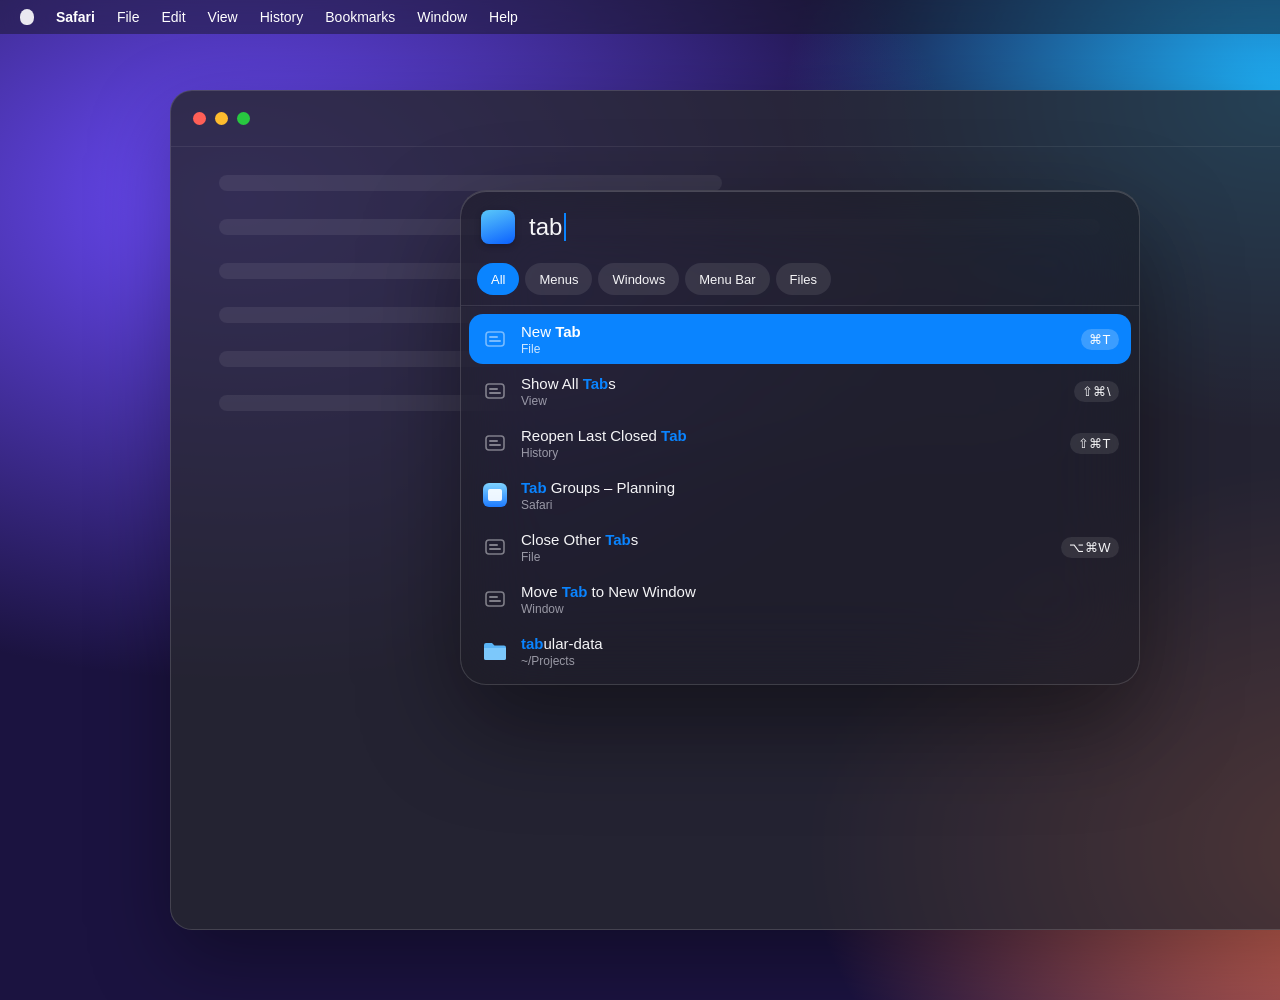
<file: docs/mockup.html>
<!doctype html>
<!-- README mockups. Rendered by Scripts/make-mockups.sh: mockup.html#dark and mockup.html#light -->
<html>
<head>
<meta charset="utf-8">
<style>
  :root {
    --panel: rgba(28, 28, 34, 0.58);
    --panel-border: rgba(255, 255, 255, 0.14);
    --text: #f5f5f7;
    --sub: rgba(235, 235, 245, 0.6);
    --pill: rgba(255, 255, 255, 0.09);
    --divider: rgba(255, 255, 255, 0.1);
    --win: rgba(40, 40, 48, 0.82);
    --win-line: rgba(255, 255, 255, 0.07);
    --bar: rgba(20, 20, 28, 0.45);
    --bar-text: #fff;
    --wall: radial-gradient(1200px 800px at 15% 20%, #6d4cff 0%, transparent 60%),
            radial-gradient(1000px 700px at 85% 85%, #ff7a59 0%, transparent 55%),
            radial-gradient(900px 600px at 80% 10%, #1fb6ff 0%, transparent 55%),
            #1b1340;
  }
  body.light {
    --panel: rgba(255, 255, 255, 0.62);
    --panel-border: rgba(255, 255, 255, 0.7);
    --text: #1d1d1f;
    --sub: rgba(60, 60, 67, 0.62);
    --pill: rgba(0, 0, 0, 0.06);
    --divider: rgba(0, 0, 0, 0.08);
    --win: rgba(255, 255, 255, 0.78);
    --win-line: rgba(0, 0, 0, 0.06);
    --bar: rgba(255, 255, 255, 0.4);
    --bar-text: #1d1d1f;
    --wall: radial-gradient(1200px 800px at 20% 15%, #a7c7ff 0%, transparent 60%),
            radial-gradient(1000px 700px at 85% 80%, #ffc6a8 0%, transparent 55%),
            radial-gradient(900px 600px at 75% 10%, #c8b6ff 0%, transparent 55%),
            #eef0f8;
  }
  * { box-sizing: border-box; margin: 0; }
  html, body { width: 1600px; height: 1000px; overflow: hidden; }
  body {
    font-family: -apple-system, BlinkMacSystemFont, "SF Pro Text", sans-serif;
    background: var(--wall);
    color: var(--text);
    -webkit-font-smoothing: antialiased;
  }
  .menubar {
    height: 34px; display: flex; align-items: center; gap: 22px; padding: 0 20px;
    background: var(--bar); backdrop-filter: blur(30px); color: var(--bar-text);
    font-size: 14px; font-weight: 500;
  }
  .menubar b { font-weight: 700; }
  .menubar .right { margin-left: auto; display: flex; gap: 18px; opacity: .9 }
  .apple { width: 14px; height: 16px; border-radius: 50% 50% 45% 45%; background: currentColor; opacity: .9 }
  .window {
    position: absolute; left: 170px; top: 90px; width: 1260px; height: 840px;
    background: var(--win); border-radius: 22px; border: 1px solid var(--panel-border);
    box-shadow: 0 30px 80px rgba(0,0,0,.35); overflow: hidden;
  }
  .window .top { height: 56px; display: flex; align-items: center; gap: 9px; padding: 0 22px; border-bottom: 1px solid var(--win-line) }
  .dot { width: 13px; height: 13px; border-radius: 50%; }
  .window .line { height: 16px; border-radius: 8px; background: var(--win-line); margin: 28px 48px 0; }
  .panel {
    position: absolute; left: 460px; top: 190px; width: 680px;
    background: var(--panel); border: 1px solid var(--panel-border); border-radius: 26px;
    backdrop-filter: blur(40px) saturate(180%);
    box-shadow: inset 0 1px 0 rgba(255,255,255,.18);
  }
  .shadow { position: absolute; left: 460px; top: 190px; width: 680px; border-radius: 26px;
    box-shadow: 0 40px 100px rgba(0,0,0,.45); }
  .head { height: 72px; display: flex; align-items: center; gap: 14px; padding: 0 20px; }
  .appicon { width: 34px; height: 34px; border-radius: 8px; flex: none; box-shadow: 0 2px 6px rgba(0,0,0,.25) }
  .query { font-size: 24px; display: flex; align-items: center; }
  .caret { width: 2px; height: 28px; background: #0a84ff; margin-left: 2px; }
  .chips { display: flex; gap: 6px; padding: 0 16px 10px; }
  .chip { height: 32px; padding: 0 14px; border-radius: 99px; display: flex; align-items: center;
    font-size: 13px; font-weight: 500; background: var(--pill); }
  .chip.on { background: #0a84ff; color: #fff; }
  .ico { width: 28px; height: 28px; flex: none; margin-right: 12px; display: flex; align-items: center; justify-content: center; }
  .ico svg { width: 28px; height: 28px; }
  .hl { color: #0a84ff; font-weight: 800; }
  .row.sel .hl { color: #fff; }
  .divider { height: 1px; background: var(--divider); }
  .list { padding: 8px; display: flex; flex-direction: column; gap: 2px; }
  .row { height: 50px; display: flex; align-items: center; padding: 0 12px; border-radius: 14px; }
  .row.sel { background: #0a84ff; color: #fff; }
  .row .t { font-size: 15px; font-weight: 500; }
  .row .p { font-size: 12px; color: var(--sub); margin-top: 2px }
  .row.sel .p { color: rgba(255,255,255,.8) }
  .row .k { margin-left: auto; font: 500 13px -apple-system, BlinkMacSystemFont, sans-serif; letter-spacing: .5px; padding: 3px 8px; border-radius: 99px; background: var(--pill) }
  .row.sel .k { background: rgba(255,255,255,.2) }
</style>
</head>
<body>
  <div class="menubar" id="menubar"></div>
  <div class="window">
    <div class="top">
      <div class="dot" style="background:#ff5f57"></div>
      <div class="dot" style="background:#febc2e"></div>
      <div class="dot" style="background:#28c840"></div>
    </div>
    <div class="line" style="width:40%"></div><div class="line" style="width:70%"></div>
    <div class="line" style="width:55%"></div><div class="line" style="width:62%"></div>
    <div class="line" style="width:35%"></div><div class="line" style="width:66%"></div>
  </div>
  <div class="shadow" id="shadow"></div>
  <div class="panel" id="panel">
    <div class="head">
      <div class="appicon" id="icon"></div>
      <div class="query" id="query"></div>
    </div>
    <div class="chips" id="chips"></div>
    <div class="divider"></div>
    <div class="list" id="list"></div>
  </div>
<script>
  const icons = {
    menu: `<svg viewBox="0 0 28 28"><rect x="5" y="7" width="18" height="14" rx="3" fill="none" stroke="currentColor" stroke-opacity=".45" stroke-width="1.6"/><rect x="8" y="11" width="9" height="2" rx="1" fill="currentColor" fill-opacity=".45"/><rect x="8" y="15" width="12" height="2" rx="1" fill="currentColor" fill-opacity=".45"/></svg>`,
    folder: `<svg viewBox="0 0 28 28"><path d="M3 8a2 2 0 0 1 2-2h6l2.5 2.5H23a2 2 0 0 1 2 2V21a2 2 0 0 1-2 2H5a2 2 0 0 1-2-2z" fill="#5ab4f5"/><path d="M3 11h22v10a2 2 0 0 1-2 2H5a2 2 0 0 1-2-2z" fill="#7cc8fb"/></svg>`,
    window: `<svg viewBox="0 0 28 28"><rect x="2" y="2" width="24" height="24" rx="6" fill="url(#g1)"/><defs><linearGradient id="g1" x1="0" y1="0" x2="0" y2="1"><stop offset="0" stop-color="#7fd3ff"/><stop offset="1" stop-color="#1e7bff"/></linearGradient></defs><rect x="7" y="8" width="14" height="12" rx="2" fill="#fff" fill-opacity=".9"/></svg>`,
    extra: `<svg viewBox="0 0 28 28"><rect x="4" y="9" width="18" height="10" rx="3" fill="none" stroke="currentColor" stroke-width="1.6"/><rect x="6" y="11" width="11" height="6" rx="1.5" fill="currentColor"/><rect x="23" y="12" width="2" height="4" rx="1" fill="currentColor"/></svg>`,
    spark: `<svg viewBox="0 0 28 28"><path d="M14 4l2.2 6.3L22 13l-5.8 2.7L14 22l-2.2-6.3L6 13l5.8-2.7z" fill="#0a84ff"/></svg>`,
  };
  const scenes = {
    dark: {
      app: "Safari", menus: ["File", "Edit", "View", "History", "Bookmarks", "Window", "Help"],
      icon: "linear-gradient(160deg,#5ac8fa,#0a60ff)", query: "tab", scope: 0,
      rows: [
        ["menu", "New Tab", "File", "⌘T"],
        ["menu", "Show All Tabs", "View", "⇧⌘\\"],
        ["menu", "Reopen Last Closed Tab", "History", "⇧⌘T"],
        ["window", "Tab Groups – Planning", "Safari", ""],
        ["menu", "Close Other Tabs", "File", "⌥⌘W"],
        ["menu", "Move Tab to New Window", "Window", ""],
        ["folder", "tabular-data", "~/Projects", ""],
      ],
    },
    light: {
      app: "Finder", menus: ["File", "Edit", "View", "Go", "Window", "Help"],
      icon: "linear-gradient(160deg,#7fd3ff,#1e7bff)", query: "down", scope: 0,
      rows: [
        ["menu", "Downloads", "Go", "⌥⌘L"],
        ["folder", "Downloads", "~", ""],
        ["window", "Downloads", "Finder", ""],
        ["folder", "downloads-archive", "~/Documents", ""],
        ["menu", "Download Linked File", "Edit › Services", ""],
      ],
    },
  };
  const name = location.hash.slice(1) || "dark";
  const s = scenes[name];
  document.body.className = name;
  document.getElementById("menubar").innerHTML =
    `<div class="apple"></div><b>${s.app}</b>` + s.menus.map(m => `<span>${m}</span>`).join("") +
    `<div class="right"><img src="../Resources/AppIcon.png" style="width:20px;height:20px;margin-top:-2px"><span>Tue 9:41</span></div>`;
  document.getElementById("icon").style.background = s.icon;
  document.getElementById("query").innerHTML = `${s.query}<span class="caret"></span>`;
  document.getElementById("chips").innerHTML = ["All", "Menus", "Windows", "Menu Bar", "Files"]
    .map((c, i) => `<div class="chip ${i === s.scope ? "on" : ""}">${c}</div>`).join("");
  const hl = (t) => { const i = t.toLowerCase().indexOf(s.query); return i < 0 ? t :
    t.slice(0, i) + `<span class="hl">${t.slice(i, i + s.query.length)}</span>` + t.slice(i + s.query.length); };
  document.getElementById("list").innerHTML = s.rows.map((r, i) =>
    `<div class="row ${i === 0 ? "sel" : ""}"><div class="ico">${icons[r[0]]}</div><div><div class="t">${hl(r[1])}</div><div class="p">${r[2]}</div></div>` +
    (r[3] ? `<div class="k">${r[3]}</div>` : "") + `</div>`).join("");
  document.getElementById("shadow").style.height = document.getElementById("panel").offsetHeight + "px";
</script>
</body>
</html>
</file>
